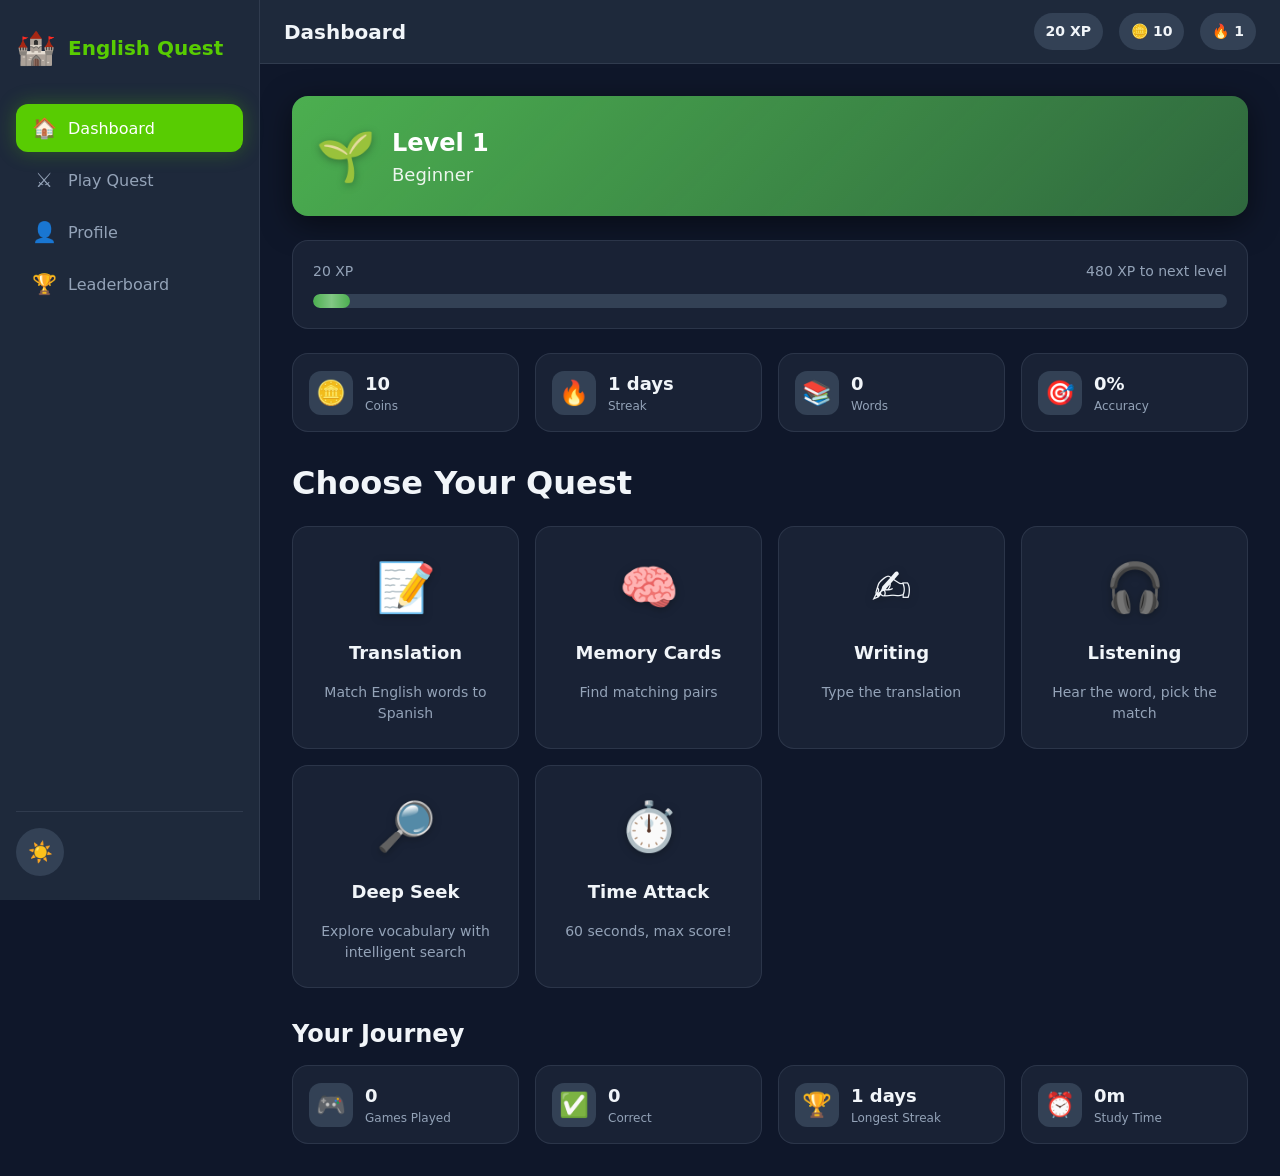
<file: src/index.html>
<!DOCTYPE html>
<html lang="en" data-theme="dark">
<head>
  <meta charset="UTF-8">
  <meta name="viewport" content="width=device-width, initial-scale=1.0">
  <meta name="description" content="English Quest — Learn English through gamified RPG quests. Translation, Memory, Writing, Listening & Time Attack modes.">
  <meta name="theme-color" content="#0F172A">
  <meta name="color-scheme" content="dark light">

  <title>English Quest — RPG Language Learning</title>

  <!-- Favicon (emoji-based) -->
  <link rel="icon" href="data:image/svg+xml,<svg xmlns='http://www.w3.org/2000/svg' viewBox='0 0 100 100'><text y='.9em' font-size='90'>🏰</text></svg>">

  <!-- Stylesheets -->
  <link rel="stylesheet" href="css/main.css">
  <link rel="stylesheet" href="css/components.css">
  <link rel="stylesheet" href="css/animations.css">
  <link rel="stylesheet" href="css/themes.css">

  <!-- Preload critical assets -->
  <link rel="preload" href="js/app.js" as="script">
</head>
<body>
  <!-- ═══════════════════════════════════════
       APP SHELL
       ═══════════════════════════════════════ -->
  <div class="app">

    <!-- ─── Mobile Menu Button ─── -->
    <button class="mobile-menu-btn" aria-label="Toggle menu" style="position: fixed; top: 12px; left: 12px; z-index: 150;">
      ☰
    </button>

    <!-- ─── Sidebar Navigation ─── -->
    <aside class="app__sidebar" role="navigation" aria-label="Main navigation">
      <nav class="sidebar">
        <a class="sidebar__logo" href="#" data-page="home">
          <span class="sidebar__logo-icon">🏰</span>
          <span>English Quest</span>
        </a>

        <div class="sidebar__nav">
          <button class="sidebar__link sidebar__link--active" data-page="home">
            <span class="sidebar__link-icon">🏠</span>
            <span>Dashboard</span>
          </button>
          <button class="sidebar__link" data-page="game">
            <span class="sidebar__link-icon">⚔️</span>
            <span>Play Quest</span>
          </button>
          <button class="sidebar__link" data-page="profile">
            <span class="sidebar__link-icon">👤</span>
            <span>Profile</span>
          </button>
          <button class="sidebar__link" data-page="leaderboard">
            <span class="sidebar__link-icon">🏆</span>
            <span>Leaderboard</span>
          </button>
        </div>

        <div class="sidebar__footer">
          <button class="theme-toggle" aria-label="Toggle theme" title="Toggle light/dark mode">
            ☀️
          </button>
        </div>
      </nav>
    </aside>

    <!-- ─── Main Content Area ─── -->
    <main class="app__main">
      <!-- Header -->
      <header class="app__header">
        <div class="header">
          <div class="header__left">
            <h1 class="header__title">Dashboard</h1>
          </div>
          <div class="header__right">
            <div class="header__stat header-xp" aria-label="Experience points">0 XP</div>
            <div class="header__stat header-coins" aria-label="Coins">🪙 0</div>
            <div class="header__stat header-streak" aria-label="Daily streak">🔥 0</div>
          </div>
        </div>
      </header>

      <!-- Dynamic Content -->
      <div class="app__content" role="main">
        <!-- Loading state -->
        <div class="text-center p-8" style="padding-top: var(--space-20);">
          <div class="animate-spin" style="font-size: 3rem; display: inline-block;">⚔️</div>
          <p class="text-muted mt-4">Loading your adventure...</p>
        </div>
      </div>
    </main>

  </div> <!-- /app -->

  <!-- ═══════════════════════════════════════
       APPLICATION SCRIPT (ES Module)
       ═══════════════════════════════════════ -->
  <script type="module" src="js/app.js"></script>

  <!-- Noscript fallback -->
  <noscript>
    <div style="padding: 2rem; text-align: center; font-family: system-ui;">
      <h1>🏰 English Quest</h1>
      <p>JavaScript is required to play. Please enable JavaScript in your browser settings.</p>
    </div>
  </noscript>
</body>
</html>
</file>
<file: src/css/main.css>
/* ═══════════════════════════════════════════════════════════════════
   ENGLISH QUEST — Main CSS
   Design tokens, reset, layout, typography, and utility classes.
   Inspired by: Duolingo × Memrise × Modern RPG games
   ═══════════════════════════════════════════════════════════════════ */

/* ─── Design Tokens (CSS Custom Properties) ─── */
:root {
  /* Colors */
  --color-primary:        #58CC02;
  --color-primary-dark:   #46A302;
  --color-primary-light:  #7BE03A;
  --color-secondary:      #1CB0F6;
  --color-secondary-dark: #1899D6;
  --color-accent:         #FF9600;
  --color-accent-dark:    #E08600;
  --color-danger:         #FF4B4B;
  --color-success:        #58CC02;
  --color-warning:        #FFC800;
  --color-info:           #1CB0F6;

  /* XP & Coins */
  --color-xp:             #FFD700;
  --color-coins:          #FFC107;
  --color-streak:         #FF6B35;

  /* Level colors */
  --level-1: #4CAF50;
  --level-2: #2196F3;
  --level-3: #FF9800;
  --level-4: #9C27B0;
  --level-5: #F44336;
  --level-6: #FFD700;

  /* Background & Surface (Dark theme — default) */
  --bg-primary:           #0F172A;
  --bg-secondary:         #1E293B;
  --bg-tertiary:          #334155;
  --bg-card:              rgba(30, 41, 59, 0.7);
  --bg-card-hover:        rgba(51, 65, 85, 0.7);
  --bg-glass:             rgba(15, 23, 42, 0.6);
  --bg-overlay:           rgba(0, 0, 0, 0.6);

  /* Text */
  --text-primary:         #F1F5F9;
  --text-secondary:       #94A3B8;
  --text-tertiary:        #64748B;
  --text-inverse:         #0F172A;

  /* Borders */
  --border-color:         rgba(148, 163, 184, 0.15);
  --border-color-strong:  rgba(148, 163, 184, 0.3);

  /* Shadows */
  --shadow-sm:            0 1px 3px rgba(0, 0, 0, 0.3);
  --shadow-md:            0 4px 12px rgba(0, 0, 0, 0.4);
  --shadow-lg:            0 8px 30px rgba(0, 0, 0, 0.5);
  --shadow-glow:          0 0 20px rgba(88, 204, 2, 0.3);
  --shadow-glow-blue:     0 0 20px rgba(28, 176, 246, 0.3);

  /* Glassmorphism */
  --glass-bg:             rgba(30, 41, 59, 0.4);
  --glass-border:         rgba(148, 163, 184, 0.15);
  --glass-blur:           16px;

  /* Typography */
  --font-family:          'Segoe UI', system-ui, -apple-system, sans-serif;
  --font-family-mono:     'Fira Code', 'Cascadia Code', monospace;
  --font-size-xs:         0.75rem;
  --font-size-sm:         0.875rem;
  --font-size-base:       1rem;
  --font-size-lg:         1.125rem;
  --font-size-xl:         1.25rem;
  --font-size-2xl:        1.5rem;
  --font-size-3xl:        2rem;
  --font-size-4xl:        2.5rem;
  --font-weight-normal:   400;
  --font-weight-medium:   500;
  --font-weight-semibold: 600;
  --font-weight-bold:     700;
  --line-height-tight:    1.2;
  --line-height-normal:   1.5;
  --line-height-relaxed:  1.75;

  /* Spacing */
  --space-1:  0.25rem;
  --space-2:  0.5rem;
  --space-3:  0.75rem;
  --space-4:  1rem;
  --space-5:  1.25rem;
  --space-6:  1.5rem;
  --space-8:  2rem;
  --space-10: 2.5rem;
  --space-12: 3rem;
  --space-16: 4rem;
  --space-20: 5rem;

  /* Border Radius */
  --radius-sm:   0.375rem;
  --radius-md:   0.5rem;
  --radius-lg:   0.75rem;
  --radius-xl:   1rem;
  --radius-2xl:  1.5rem;
  --radius-full: 9999px;

  /* Layout */
  --sidebar-width:   260px;
  --header-height:   64px;
  --max-content:     1200px;
  --transition-fast: 150ms ease;
  --transition-base: 250ms ease;
  --transition-slow: 400ms ease;

  /* Neumorphism */
  --neu-shadow-dark:  4px 4px 8px rgba(0, 0, 0, 0.4), -2px -2px 6px rgba(148, 163, 184, 0.05);
  --neu-shadow-light: inset 2px 2px 4px rgba(0, 0, 0, 0.4), inset -1px -1px 3px rgba(148, 163, 184, 0.05);
}

/* ─── Light Theme ─── */
[data-theme="light"] {
  --bg-primary:           #F8FAFC;
  --bg-secondary:         #F1F5F9;
  --bg-tertiary:          #E2E8F0;
  --bg-card:              rgba(255, 255, 255, 0.8);
  --bg-card-hover:        rgba(241, 245, 249, 0.9);
  --bg-glass:             rgba(255, 255, 255, 0.5);
  --bg-overlay:           rgba(0, 0, 0, 0.4);
  --text-primary:         #0F172A;
  --text-secondary:       #475569;
  --text-tertiary:        #94A3B8;
  --text-inverse:         #F1F5F9;
  --border-color:         rgba(100, 116, 139, 0.15);
  --border-color-strong:  rgba(100, 116, 139, 0.25);
  --glass-bg:             rgba(255, 255, 255, 0.5);
  --glass-border:         rgba(100, 116, 139, 0.15);
  --shadow-sm:            0 1px 3px rgba(0, 0, 0, 0.08);
  --shadow-md:            0 4px 12px rgba(0, 0, 0, 0.1);
  --shadow-lg:            0 8px 30px rgba(0, 0, 0, 0.12);
  --shadow-glow:          0 0 20px rgba(88, 204, 2, 0.15);
  --neu-shadow-dark:      4px 4px 8px rgba(0, 0, 0, 0.08), -2px -2px 6px rgba(255, 255, 255, 0.8);
  --neu-shadow-light:     inset 2px 2px 4px rgba(0, 0, 0, 0.06), inset -1px -1px 3px rgba(255, 255, 255, 0.8);
}

/* ─── Reset ─── */
*, *::before, *::after {
  box-sizing: border-box;
  margin: 0;
  padding: 0;
}

html {
  font-size: 16px;
  -webkit-text-size-adjust: 100%;
  scroll-behavior: smooth;
}

body {
  font-family: var(--font-family);
  font-size: var(--font-size-base);
  line-height: var(--line-height-normal);
  color: var(--text-primary);
  background: var(--bg-primary);
  min-height: 100vh;
  overflow-x: hidden;
  -webkit-font-smoothing: antialiased;
  -moz-osx-font-smoothing: grayscale;
}

/* ─── Typography ─── */
h1, h2, h3, h4, h5, h6 {
  font-weight: var(--font-weight-bold);
  line-height: var(--line-height-tight);
  color: var(--text-primary);
}

h1 { font-size: var(--font-size-4xl); }
h2 { font-size: var(--font-size-3xl); }
h3 { font-size: var(--font-size-2xl); }
h4 { font-size: var(--font-size-xl); }

a {
  color: var(--color-secondary);
  text-decoration: none;
  transition: color var(--transition-fast);
}
a:hover { color: var(--color-secondary-dark); }
a:focus-visible { outline: 2px solid var(--color-primary); outline-offset: 2px; }

/* ─── Focus Styles (WCAG AA) ─── */
:focus-visible {
  outline: 2px solid var(--color-primary);
  outline-offset: 2px;
}

/* ─── Scrollbar ─── */
::-webkit-scrollbar {
  width: 8px;
  height: 8px;
}
::-webkit-scrollbar-track {
  background: var(--bg-secondary);
}
::-webkit-scrollbar-thumb {
  background: var(--bg-tertiary);
  border-radius: var(--radius-full);
}
::-webkit-scrollbar-thumb:hover {
  background: var(--text-tertiary);
}

/* ─── Selection ─── */
::selection {
  background: var(--color-primary);
  color: var(--text-inverse);
}

/* ─── App Layout ─── */
.app {
  display: flex;
  min-height: 100vh;
}

.app__sidebar {
  width: var(--sidebar-width);
  background: var(--bg-secondary);
  border-right: 1px solid var(--border-color);
  display: flex;
  flex-direction: column;
  position: fixed;
  top: 0;
  left: 0;
  bottom: 0;
  z-index: 100;
  backdrop-filter: blur(var(--glass-blur));
  -webkit-backdrop-filter: blur(var(--glass-blur));
}

.app__main {
  flex: 1;
  margin-left: var(--sidebar-width);
  min-height: 100vh;
  display: flex;
  flex-direction: column;
}

.app__header {
  height: var(--header-height);
  background: var(--bg-secondary);
  border-bottom: 1px solid var(--border-color);
  display: flex;
  align-items: center;
  padding: 0 var(--space-6);
  position: sticky;
  top: 0;
  z-index: 50;
  backdrop-filter: blur(var(--glass-blur));
  -webkit-backdrop-filter: blur(var(--glass-blur));
}

.app__content {
  flex: 1;
  padding: var(--space-8);
  max-width: var(--max-content);
  width: 100%;
  margin: 0 auto;
}

/* ─── Glass Card ─── */
.glass-card {
  background: var(--glass-bg);
  border: 1px solid var(--glass-border);
  border-radius: var(--radius-xl);
  backdrop-filter: blur(var(--glass-blur));
  -webkit-backdrop-filter: blur(var(--glass-blur));
  box-shadow: var(--shadow-md);
  padding: var(--space-6);
}

/* ─── Neumorphic elements ─── */
.neu-raised {
  border-radius: var(--radius-lg);
  background: var(--bg-secondary);
  box-shadow: var(--neu-shadow-dark);
}

.neu-pressed {
  border-radius: var(--radius-lg);
  background: var(--bg-secondary);
  box-shadow: var(--neu-shadow-light);
}

/* ─── Buttons ─── */
.btn {
  display: inline-flex;
  align-items: center;
  justify-content: center;
  gap: var(--space-2);
  padding: var(--space-3) var(--space-6);
  font-family: var(--font-family);
  font-size: var(--font-size-base);
  font-weight: var(--font-weight-semibold);
  line-height: 1;
  border: none;
  border-radius: var(--radius-lg);
  cursor: pointer;
  transition: all var(--transition-fast);
  user-select: none;
  white-space: nowrap;
  text-transform: uppercase;
  letter-spacing: 0.5px;
}

.btn:active {
  transform: scale(0.97);
}

.btn--primary {
  background: var(--color-primary);
  color: #fff;
  box-shadow: 0 4px 0 var(--color-primary-dark), var(--shadow-sm);
}
.btn--primary:hover {
  background: var(--color-primary-light);
  box-shadow: 0 4px 0 var(--color-primary-dark), var(--shadow-md);
}
.btn--primary:active {
  transform: translateY(2px) scale(0.98);
  box-shadow: 0 2px 0 var(--color-primary-dark);
}

.btn--secondary {
  background: var(--bg-tertiary);
  color: var(--text-primary);
  border: 2px solid var(--border-color-strong);
}
.btn--secondary:hover {
  background: var(--bg-card);
  border-color: var(--text-tertiary);
}

.btn--accent {
  background: var(--color-accent);
  color: #fff;
  box-shadow: 0 4px 0 var(--color-accent-dark), var(--shadow-sm);
}
.btn--accent:hover { filter: brightness(1.1); }

.btn--ghost {
  background: transparent;
  color: var(--text-secondary);
  border: 1px solid transparent;
}
.btn--ghost:hover {
  background: var(--bg-tertiary);
  color: var(--text-primary);
}

.btn--sm { padding: var(--space-2) var(--space-4); font-size: var(--font-size-sm); }
.btn--lg { padding: var(--space-4) var(--space-8); font-size: var(--font-size-lg); }
.btn--block { width: 100%; }

.btn:disabled, .btn--disabled {
  opacity: 0.5;
  cursor: not-allowed;
  pointer-events: none;
}

/* ─── Utility Classes ─── */
.text-center  { text-align: center; }
.text-right   { text-align: right; }
.text-muted   { color: var(--text-secondary); }
.text-accent   { color: var(--color-accent); }
.text-success { color: var(--color-success); }
.text-danger  { color: var(--color-danger); }
.text-xs  { font-size: var(--font-size-xs); }
.text-sm  { font-size: var(--font-size-sm); }
.text-lg  { font-size: var(--font-size-lg); }
.text-xl  { font-size: var(--font-size-xl); }
.text-2xl { font-size: var(--font-size-2xl); }
.text-3xl { font-size: var(--font-size-3xl); }
.font-bold     { font-weight: var(--font-weight-bold); }
.font-semibold { font-weight: var(--font-weight-semibold); }

.flex       { display: flex; }
.flex-col   { flex-direction: column; }
.flex-wrap  { flex-wrap: wrap; }
.items-center { align-items: center; }
.justify-center { justify-content: center; }
.justify-between { justify-content: space-between; }
.gap-1 { gap: var(--space-1); }
.gap-2 { gap: var(--space-2); }
.gap-3 { gap: var(--space-3); }
.gap-4 { gap: var(--space-4); }
.gap-6 { gap: var(--space-6); }

.mt-2 { margin-top: var(--space-2); }
.mt-4 { margin-top: var(--space-4); }
.mt-6 { margin-top: var(--space-6); }
.mt-8 { margin-top: var(--space-8); }
.mb-4 { margin-bottom: var(--space-4); }
.mb-6 { margin-bottom: var(--space-6); }
.mb-8 { margin-bottom: var(--space-8); }
.p-4 { padding: var(--space-4); }
.p-6 { padding: var(--space-6); }

.hidden       { display: none !important; }
.sr-only      {
  position: absolute; width: 1px; height: 1px;
  padding: 0; margin: -1px; overflow: hidden;
  clip: rect(0,0,0,0); white-space: nowrap; border: 0;
}

/* Reduce motion */
@media (prefers-reduced-motion: reduce) {
  *, *::before, *::after {
    animation-duration: 0.01ms !important;
    animation-iteration-count: 1 !important;
    transition-duration: 0.01ms !important;
    scroll-behavior: auto !important;
  }
}

/* ─── Responsive ─── */
@media (max-width: 1024px) {
  :root { --sidebar-width: 220px; }
  .app__content { padding: var(--space-6); }
}

@media (max-width: 768px) {
  :root { --sidebar-width: 0px; }
  .app__sidebar {
    transform: translateX(-100%);
    transition: transform var(--transition-base);
  }
  .app__sidebar--open {
    transform: translateX(0);
    width: 280px;
  }
  .app__main { margin-left: 0; }
  .app__header { padding: 0 var(--space-4); }
  .app__content { padding: var(--space-4); }
  .mobile-menu-btn { display: flex !important; }
}

.mobile-menu-btn {
  display: none;
  background: none;
  border: none;
  color: var(--text-primary);
  font-size: 1.5rem;
  cursor: pointer;
  padding: var(--space-2);
}
</file>
<file: src/css/components.css>
/* ═══════════════════════════════════════════════
   ENGLISH QUEST — Components CSS
   Dashboard, sidebar, cards, progress bar, game UI
   ═══════════════════════════════════════════════ */

/* ─── Sidebar ─── */
.sidebar {
  padding: var(--space-6) var(--space-4);
  display: flex;
  flex-direction: column;
  height: 100%;
}

.sidebar__logo {
  display: flex;
  align-items: center;
  gap: var(--space-3);
  margin-bottom: var(--space-8);
  font-size: var(--font-size-xl);
  font-weight: var(--font-weight-bold);
  color: var(--color-primary);
  text-decoration: none;
}

.sidebar__logo-icon {
  font-size: 2rem;
}

.sidebar__nav {
  display: flex;
  flex-direction: column;
  gap: var(--space-1);
  flex: 1;
}

.sidebar__link {
  display: flex;
  align-items: center;
  gap: var(--space-3);
  padding: var(--space-3) var(--space-4);
  border-radius: var(--radius-lg);
  color: var(--text-secondary);
  font-weight: var(--font-weight-medium);
  transition: all var(--transition-fast);
  cursor: pointer;
  border: none;
  background: none;
  font-family: var(--font-family);
  font-size: var(--font-size-base);
  text-align: left;
  width: 100%;
}

.sidebar__link:hover {
  background: var(--bg-tertiary);
  color: var(--text-primary);
}

.sidebar__link--active {
  background: var(--color-primary);
  color: #fff;
  box-shadow: var(--shadow-glow);
}
.sidebar__link--active:hover {
  background: var(--color-primary-dark);
  color: #fff;
}

.sidebar__link-icon {
  font-size: 1.25rem;
  width: 24px;
  text-align: center;
}

.sidebar__footer {
  border-top: 1px solid var(--border-color);
  padding-top: var(--space-4);
  margin-top: auto;
}

/* Theme toggle */
.theme-toggle {
  display: flex;
  align-items: center;
  justify-content: center;
  width: 48px;
  height: 48px;
  border-radius: var(--radius-full);
  background: var(--bg-tertiary);
  border: none;
  cursor: pointer;
  font-size: 1.25rem;
  transition: all var(--transition-fast);
  color: var(--text-primary);
}
.theme-toggle:hover { background: var(--bg-card); transform: rotate(15deg); }

/* ─── Header ─── */
.header {
  display: flex;
  align-items: center;
  justify-content: space-between;
  width: 100%;
}

.header__left {
  display: flex;
  align-items: center;
  gap: var(--space-4);
}

.header__title {
  font-size: var(--font-size-xl);
  font-weight: var(--font-weight-bold);
}

.header__right {
  display: flex;
  align-items: center;
  gap: var(--space-4);
}

.header__stat {
  display: flex;
  align-items: center;
  gap: var(--space-2);
  font-weight: var(--font-weight-semibold);
  font-size: var(--font-size-sm);
  padding: var(--space-2) var(--space-3);
  border-radius: var(--radius-full);
  background: var(--bg-tertiary);
}

/* ─── Dashboard Component ─── */
.dashboard {
  display: grid;
  grid-template-columns: 1fr;
  gap: var(--space-6);
  margin-bottom: var(--space-8);
}

.dashboard__level-badge {
  display: flex;
  align-items: center;
  gap: var(--space-4);
  padding: var(--space-6);
  border-radius: var(--radius-xl);
  color: #fff;
  box-shadow: var(--shadow-lg);
}

.dashboard__level-icon {
  font-size: 3rem;
  filter: drop-shadow(0 2px 4px rgba(0,0,0,0.3));
}

.dashboard__level-name {
  font-size: var(--font-size-2xl);
  font-weight: var(--font-weight-bold);
}

.dashboard__level-title {
  display: block;
  font-size: var(--font-size-lg);
  opacity: 0.9;
}

.dashboard__xp-section {
  background: var(--bg-card);
  border: 1px solid var(--border-color);
  border-radius: var(--radius-xl);
  padding: var(--space-5);
}

.dashboard__xp-header {
  display: flex;
  justify-content: space-between;
  margin-bottom: var(--space-3);
  font-size: var(--font-size-sm);
  color: var(--text-secondary);
}

.dashboard__xp-bar {
  height: 14px;
  background: var(--bg-tertiary);
  border-radius: var(--radius-full);
  overflow: hidden;
}

.dashboard__xp-fill {
  height: 100%;
  border-radius: var(--radius-full);
  transition: width 0.6s cubic-bezier(0.4, 0, 0.2, 1);
  position: relative;
  overflow: hidden;
}

.dashboard__xp-fill::after {
  content: '';
  position: absolute;
  inset: 0;
  background: linear-gradient(90deg, transparent, rgba(255,255,255,0.3), transparent);
  animation: shimmer 2s infinite;
}

.dashboard__stats {
  display: grid;
  grid-template-columns: repeat(4, 1fr);
  gap: var(--space-4);
}

.dashboard__stat {
  background: var(--bg-card);
  border: 1px solid var(--border-color);
  border-radius: var(--radius-xl);
  padding: var(--space-4);
  display: flex;
  align-items: center;
  gap: var(--space-3);
  transition: transform var(--transition-fast), box-shadow var(--transition-fast);
}
.dashboard__stat:hover {
  transform: translateY(-2px);
  box-shadow: var(--shadow-md);
}

.dashboard__stat-icon {
  font-size: 1.5rem;
  background: var(--bg-tertiary);
  width: 44px;
  height: 44px;
  display: flex;
  align-items: center;
  justify-content: center;
  border-radius: var(--radius-lg);
  flex-shrink: 0;
}

.dashboard__stat-info {
  display: flex;
  flex-direction: column;
}

.dashboard__stat-value {
  font-size: var(--font-size-lg);
  font-weight: var(--font-weight-bold);
}

.dashboard__stat-label {
  font-size: var(--font-size-xs);
  color: var(--text-secondary);
}

/* ─── Progress Bar ─── */
.progress-bar {
  width: 100%;
}
.progress-bar__header {
  display: flex;
  justify-content: space-between;
  margin-bottom: var(--space-2);
  font-size: var(--font-size-sm);
}
.progress-bar__label {
  color: var(--text-secondary);
  font-weight: var(--font-weight-medium);
}
.progress-bar__percent {
  color: var(--text-primary);
  font-weight: var(--font-weight-bold);
}
.progress-bar__track {
  background: var(--bg-tertiary);
  border-radius: var(--radius-full);
  overflow: hidden;
}
.progress-bar__fill {
  height: 100%;
  border-radius: var(--radius-full);
  transition: width 0.5s cubic-bezier(0.4, 0, 0.2, 1);
  min-width: 0;
}

/* ─── Modal ─── */
.modal-overlay {
  position: fixed;
  inset: 0;
  z-index: 200;
  display: flex;
  align-items: center;
  justify-content: center;
  background: var(--bg-overlay);
  backdrop-filter: blur(4px);
  -webkit-backdrop-filter: blur(4px);
  opacity: 0;
  visibility: hidden;
  transition: opacity var(--transition-base), visibility var(--transition-base);
}

.modal-overlay--open {
  opacity: 1;
  visibility: visible;
}

.modal-content {
  background: var(--bg-secondary);
  border: 1px solid var(--border-color-strong);
  border-radius: var(--radius-2xl);
  box-shadow: var(--shadow-lg);
  max-height: 90vh;
  overflow-y: auto;
  width: 90%;
  transform: translateY(20px);
  transition: transform var(--transition-base);
}

.modal-overlay--open .modal-content {
  transform: translateY(0);
}

.modal-content--sm { max-width: 400px; }
.modal-content--md { max-width: 560px; }
.modal-content--lg { max-width: 800px; }

.modal-header {
  display: flex;
  align-items: center;
  justify-content: space-between;
  padding: var(--space-5) var(--space-6);
  border-bottom: 1px solid var(--border-color);
}

.modal-title {
  font-size: var(--font-size-xl);
  font-weight: var(--font-weight-bold);
}

.modal-close {
  background: var(--bg-tertiary);
  border: none;
  color: var(--text-secondary);
  width: 36px;
  height: 36px;
  border-radius: var(--radius-full);
  cursor: pointer;
  font-size: var(--font-size-lg);
  display: flex;
  align-items: center;
  justify-content: center;
  transition: all var(--transition-fast);
}
.modal-close:hover {
  background: var(--color-danger);
  color: #fff;
}

.modal-body {
  padding: var(--space-6);
}

.modal-footer {
  padding: var(--space-4) var(--space-6);
  border-top: 1px solid var(--border-color);
  display: flex;
  justify-content: flex-end;
  gap: var(--space-3);
}

/* ─── Notifications / Toasts ─── */
.notification-container {
  position: fixed;
  bottom: var(--space-6);
  right: var(--space-6);
  z-index: 300;
  display: flex;
  flex-direction: column-reverse;
  gap: var(--space-3);
  pointer-events: none;
}

.notification {
  display: flex;
  align-items: center;
  gap: var(--space-3);
  background: var(--bg-secondary);
  border: 1px solid var(--border-color-strong);
  border-radius: var(--radius-lg);
  padding: var(--space-3) var(--space-4);
  box-shadow: var(--shadow-lg);
  min-width: 280px;
  max-width: 420px;
  pointer-events: all;
  transform: translateX(120%);
  opacity: 0;
  transition: transform var(--transition-base), opacity var(--transition-base);
}

.notification--visible {
  transform: translateX(0);
  opacity: 1;
}

.notification--hiding {
  transform: translateX(120%);
  opacity: 0;
}

.notification__content {
  display: flex;
  align-items: center;
  gap: var(--space-3);
  flex: 1;
}

.notification__icon {
  font-size: 1.25rem;
  flex-shrink: 0;
}

.notification__message {
  font-size: var(--font-size-sm);
  font-weight: var(--font-weight-medium);
}

.notification__dismiss {
  background: none;
  border: none;
  color: var(--text-tertiary);
  cursor: pointer;
  font-size: var(--font-size-sm);
  padding: var(--space-1);
  flex-shrink: 0;
}
.notification__dismiss:hover { color: var(--text-primary); }

.notification--achievement {
  background: linear-gradient(135deg, #4A1D96, #7C3AED);
  border-color: #8B5CF6;
  color: #fff;
}
.notification--achievement .notification__dismiss,
.notification--achievement .notification__message {
  color: #E2E8F0;
}

.notification--xp {
  background: linear-gradient(135deg, #92400E, #D97706);
  border-color: #F59E0B;
  color: #fff;
}
.notification--xp .notification__dismiss,
.notification--xp .notification__message {
  color: #FEF3C7;
}

.notification--error {
  border-color: var(--color-danger);
  border-left: 4px solid var(--color-danger);
}

/* ─── Game Cards ─── */
.game-card {
  background: var(--bg-card);
  border: 1px solid var(--border-color);
  border-radius: var(--radius-xl);
  padding: var(--space-6);
  display: flex;
  flex-direction: column;
  align-items: center;
  gap: var(--space-4);
  cursor: pointer;
  transition: all var(--transition-base);
  text-align: center;
}
.game-card:hover {
  transform: translateY(-4px);
  box-shadow: var(--shadow-lg);
  border-color: var(--color-primary);
}
.game-card__icon {
  font-size: 3rem;
  filter: drop-shadow(0 2px 4px rgba(0,0,0,0.3));
}
.game-card__title {
  font-size: var(--font-size-lg);
  font-weight: var(--font-weight-bold);
}
.game-card__desc {
  font-size: var(--font-size-sm);
  color: var(--text-secondary);
}

/* ─── Option Button (game answers) ─── */
.option-btn {
  display: flex;
  align-items: center;
  justify-content: center;
  width: 100%;
  padding: var(--space-4) var(--space-6);
  background: var(--bg-card);
  border: 2px solid var(--border-color);
  border-radius: var(--radius-lg);
  color: var(--text-primary);
  font-family: var(--font-family);
  font-size: var(--font-size-lg);
  font-weight: var(--font-weight-semibold);
  cursor: pointer;
  transition: all var(--transition-fast);
  user-select: none;
}

.option-btn:hover:not(.option-btn--disabled) {
  border-color: var(--color-secondary);
  background: var(--bg-card-hover);
  transform: scale(1.02);
}

.option-btn--correct {
  background: rgba(88, 204, 2, 0.2) !important;
  border-color: var(--color-primary) !important;
  color: var(--color-primary) !important;
}

.option-btn--incorrect {
  background: rgba(255, 75, 75, 0.2) !important;
  border-color: var(--color-danger) !important;
  color: var(--color-danger) !important;
}

.option-btn--disabled {
  pointer-events: none;
  opacity: 0.7;
}

/* ─── Leading Indicator ─── */
.leader {
  font-size: 2rem;
  font-weight: var(--font-weight-bold);
  display: flex;
  align-items: center;
  gap: var(--space-2);
}

/* ─── Memory Game ─── */
.memory-grid {
  display: grid;
  grid-template-columns: repeat(4, 1fr);
  gap: var(--space-3);
  max-width: 600px;
  margin: 0 auto;
}

.memory-card {
  aspect-ratio: 3 / 4;
  perspective: 800px;
  cursor: pointer;
}

.memory-card__inner {
  position: relative;
  width: 100%;
  height: 100%;
  transition: transform 0.5s cubic-bezier(0.4, 0, 0.2, 1);
  transform-style: preserve-3d;
}

.memory-card--flipped .memory-card__inner {
  transform: rotateY(180deg);
}

.memory-card__face {
  position: absolute;
  inset: 0;
  backface-visibility: hidden;
  border-radius: var(--radius-lg);
  display: flex;
  align-items: center;
  justify-content: center;
  font-size: var(--font-size-sm);
  font-weight: var(--font-weight-bold);
  padding: var(--space-2);
  text-align: center;
  word-break: break-word;
}

.memory-card__front {
  position: absolute;
  inset: 0;
  backface-visibility: hidden;
  border-radius: var(--radius-lg);
  display: flex;
  align-items: center;
  justify-content: center;
  background: var(--color-primary);
  color: #fff;
  font-size: 2rem;
  font-weight: var(--font-weight-bold);
}

.memory-card__back {
  position: absolute;
  inset: 0;
  backface-visibility: hidden;
  border-radius: var(--radius-lg);
  display: flex;
  align-items: center;
  justify-content: center;
  background: var(--bg-card);
  border: 2px solid var(--border-color-strong);
  color: var(--text-primary);
  transform: rotateY(180deg);
  font-size: var(--font-size-sm);
  font-weight: var(--font-weight-bold);
  padding: var(--space-2);
  text-align: center;
  word-break: break-word;
}

.memory-card--matched .memory-card__back {
  border-color: var(--color-primary);
  background: rgba(88, 204, 2, 0.15);
}

/* Memory card grid */
.memory-grid {
  display: grid;
  grid-template-columns: repeat(auto-fill, minmax(100px, 1fr));
  gap: var(--space-3);
  max-width: 500px;
  margin: 0 auto;
}

.memory-card__back--en {
  background: linear-gradient(135deg, var(--bg-card), rgba(28, 176, 246, 0.1));
  border-color: #1CB0F6;
}

.memory-card__back--es {
  background: linear-gradient(135deg, var(--bg-card), rgba(255, 150, 0, 0.1));
  border-color: #FF9600;
}

/* ─── Writing Mode Input ─── */
.writing-input {
  width: 100%;
  padding: var(--space-4) var(--space-5);
  font-size: var(--font-size-xl);
  font-family: var(--font-family);
  background: var(--bg-card);
  border: 2px solid var(--border-color-strong);
  border-radius: var(--radius-lg);
  color: var(--text-primary);
  outline: none;
  transition: border-color var(--transition-fast);
  text-align: center;
}
.writing-input:focus {
  border-color: var(--color-primary);
  box-shadow: var(--shadow-glow);
}

/* ─── Time Attack Timer ─── */
.timer {
  display: flex;
  align-items: center;
  gap: var(--space-2);
  font-size: var(--font-size-3xl);
  font-weight: var(--font-weight-bold);
  font-family: var(--font-family-mono);
}
.timer--urgent {
  color: var(--color-danger);
  animation: pulse-danger 0.5s infinite;
}

/* ─── Achievement Card ─── */
.achievement-card {
  display: flex;
  align-items: center;
  gap: var(--space-4);
  padding: var(--space-4);
  background: var(--bg-card);
  border: 1px solid var(--border-color);
  border-radius: var(--radius-lg);
  transition: all var(--transition-fast);
}
.achievement-card--unlocked {
  border-color: var(--color-primary);
  background: rgba(88, 204, 2, 0.05);
}
.achievement-card--locked {
  opacity: 0.5;
}
.achievement-card__icon {
  font-size: 2rem;
  width: 52px;
  height: 52px;
  display: flex;
  align-items: center;
  justify-content: center;
  background: var(--bg-tertiary);
  border-radius: var(--radius-lg);
  flex-shrink: 0;
}
.achievement-card--unlocked .achievement-card__icon {
  background: linear-gradient(135deg, var(--color-primary-dark), var(--color-primary));
}
.achievement-card__name {
  font-weight: var(--font-weight-bold);
}
.achievement-card__desc {
  font-size: var(--font-size-sm);
  color: var(--text-secondary);
}

/* ─── Stats Canvas Container ─── */
.stats-chart {
  background: var(--bg-card);
  border: 1px solid var(--border-color);
  border-radius: var(--radius-xl);
  padding: var(--space-6);
}
.stats-chart canvas {
  width: 100%;
  max-width: 100%;
}

/* ─── Leaderboard ─── */
.leaderboard {
  background: var(--bg-card);
  border: 1px solid var(--border-color);
  border-radius: var(--radius-xl);
  overflow: hidden;
}

.leaderboard__header {
  display: grid;
  grid-template-columns: 60px 1fr 120px 100px;
  padding: var(--space-3) var(--space-4);
  background: var(--bg-tertiary);
  font-size: var(--font-size-xs);
  font-weight: var(--font-weight-bold);
  color: var(--text-secondary);
  text-transform: uppercase;
  letter-spacing: 0.5px;
}

.leaderboard__row {
  display: grid;
  grid-template-columns: 60px 1fr 120px 100px;
  padding: var(--space-3) var(--space-4);
  border-bottom: 1px solid var(--border-color);
  align-items: center;
  transition: background var(--transition-fast);
}
.leaderboard__row:hover { background: var(--bg-card-hover); }
.leaderboard__row--highlight {
  background: rgba(88, 204, 2, 0.1);
  border-left: 3px solid var(--color-primary);
}

.leaderboard__rank {
  font-weight: var(--font-weight-bold);
  font-size: var(--font-size-lg);
}
.leaderboard__rank--gold   { color: #FFD700; }
.leaderboard__rank--silver  { color: #C0C0C0; }
.leaderboard__rank--bronze  { color: #CD7F32; }

/* ─── Profile ─── */
.profile-section {
  background: var(--bg-card);
  border: 1px solid var(--border-color);
  border-radius: var(--radius-xl);
  padding: var(--space-6);
  margin-bottom: var(--space-6);
}

.profile-section__title {
  font-size: var(--font-size-lg);
  font-weight: var(--font-weight-bold);
  margin-bottom: var(--space-4);
  display: flex;
  align-items: center;
  gap: var(--space-2);
}

/* ─── Responsive overrides ─── */
@media (max-width: 768px) {
  .dashboard__stats {
    grid-template-columns: repeat(2, 1fr);
  }
  .memory-grid {
    grid-template-columns: repeat(3, 1fr);
  }
  .notification-container {
    left: var(--space-4);
    right: var(--space-4);
    bottom: var(--space-4);
  }
  .notification {
    min-width: 0;
    max-width: 100%;
  }
  .leaderboard__header,
  .leaderboard__row {
    grid-template-columns: 40px 1fr 80px;
  }
  .leaderboard__header > *:last-child,
  .leaderboard__row > *:last-child {
    display: none;
  }
}

@media (max-width: 480px) {
  .dashboard__stats {
    grid-template-columns: 1fr 1fr;
  }
  .memory-grid {
    grid-template-columns: repeat(2, 1fr);
  }
}
</file>
<file: src/css/animations.css>
/* ═══════════════════════════════════════════════
   ENGLISH QUEST — Animations
   Keyframe animations, transitions, and micro-interactions
   ═══════════════════════════════════════════════ */

/* ─── Fade In ─── */
@keyframes fadeIn {
  from { opacity: 0; }
  to   { opacity: 1; }
}

@keyframes fadeInUp {
  from { opacity: 0; transform: translateY(20px); }
  to   { opacity: 1; transform: translateY(0); }
}

@keyframes fadeInDown {
  from { opacity: 0; transform: translateY(-20px); }
  to   { opacity: 1; transform: translateY(0); }
}

@keyframes fadeInScale {
  from { opacity: 0; transform: scale(0.9); }
  to   { opacity: 1; transform: scale(1); }
}

/* ─── Slide In ─── */
@keyframes slideInLeft {
  from { opacity: 0; transform: translateX(-30px); }
  to   { opacity: 1; transform: translateX(0); }
}

@keyframes slideInRight {
  from { opacity: 0; transform: translateX(30px); }
  to   { opacity: 1; transform: translateX(0); }
}

/* ─── Bounce ─── */
@keyframes bounceIn {
  0%   { opacity: 0; transform: scale(0.3); }
  50%  { opacity: 1; transform: scale(1.05); }
  70%  { transform: scale(0.95); }
  100% { transform: scale(1); }
}

/* ─── Pulse ─── */
@keyframes pulse {
  0%, 100% { transform: scale(1); }
  50%      { transform: scale(1.05); }
}

@keyframes pulse-danger {
  0%, 100% { opacity: 1; }
  50%      { opacity: 0.5; }
}

@keyframes pulse-glow {
  0%, 100% { box-shadow: 0 0 5px var(--color-primary); }
  50%      { box-shadow: 0 0 20px var(--color-primary), 0 0 40px var(--color-primary); }
}

/* ─── Shimmer (loading / XP bar) ─── */
@keyframes shimmer {
  0%   { transform: translateX(-100%); }
  100% { transform: translateX(100%); }
}

/* ─── Spin ─── */
@keyframes spin {
  from { transform: rotate(0deg); }
  to   { transform: rotate(360deg); }
}

/* ─── Shake (error feedback) ─── */
@keyframes shake {
  0%, 100% { transform: translateX(0); }
  10%, 90% { transform: translateX(-4px); }
  30%, 70% { transform: translateX(4px); }
  50%      { transform: translateX(-2px); }
}

/* ─── Float ─── */
@keyframes float {
  0%, 100% { transform: translateY(0); }
  50%      { transform: translateY(-8px); }
}

/* ─── Confetti-like sparkle ─── */
@keyframes sparkle {
  0%   { opacity: 0; transform: scale(0) rotate(0deg); }
  50%  { opacity: 1; }
  100% { opacity: 0; transform: scale(1.5) rotate(180deg); }
}

/* ─── Streak Fire ─── */
@keyframes fire {
  0%, 100% { filter: drop-shadow(0 0 2px #FF6B35); }
  50%      { filter: drop-shadow(0 0 8px #FF6B35) drop-shadow(0 0 16px #FF4500); }
}

/* ─── Level Up Celebration ─── */
@keyframes levelUpBurst {
  0%   { transform: scale(0); opacity: 0; }
  50%  { opacity: 1; }
  100% { transform: scale(3); opacity: 0; }
}

/* ─── Card Flip (Memory Game) ─── */
@keyframes cardFlipIn {
  from { transform: rotateY(90deg); opacity: 0; }
  to   { transform: rotateY(0deg); opacity: 1; }
}

/* ─── Progress Bar Pulse ─── */
@keyframes progressPulse {
  0%, 100% { opacity: 1; }
  50%      { opacity: 0.7; }
}

/* ─── Utility Animation Classes ─── */
.animate-fade-in       { animation: fadeIn 0.3s ease forwards; }
.animate-fade-in-up    { animation: fadeInUp 0.4s ease forwards; }
.animate-fade-in-down  { animation: fadeInDown 0.4s ease forwards; }
.animate-fade-in-scale { animation: fadeInScale 0.3s ease forwards; }
.animate-slide-left    { animation: slideInLeft 0.4s ease forwards; }
.animate-slide-right   { animation: slideInRight 0.4s ease forwards; }
.animate-bounce-in     { animation: bounceIn 0.5s ease forwards; }
.animate-pulse         { animation: pulse 2s ease-in-out infinite; }
.animate-shake         { animation: shake 0.5s ease; }
.animate-float         { animation: float 3s ease-in-out infinite; }
.animate-spin          { animation: spin 1s linear infinite; }
.animate-sparkle       { animation: sparkle 0.6s ease-out forwards; }
.animate-fire          { animation: fire 1s ease-in-out infinite; }

/* ─── Stagger children animations ─── */
.stagger-children > * {
  opacity: 0;
  animation: fadeInUp 0.4s ease forwards;
}

.stagger-children > *:nth-child(1)  { animation-delay: 0.05s; }
.stagger-children > *:nth-child(2)  { animation-delay: 0.1s; }
.stagger-children > *:nth-child(3)  { animation-delay: 0.15s; }
.stagger-children > *:nth-child(4)  { animation-delay: 0.2s; }
.stagger-children > *:nth-child(5)  { animation-delay: 0.25s; }
.stagger-children > *:nth-child(6)  { animation-delay: 0.3s; }
.stagger-children > *:nth-child(7)  { animation-delay: 0.35s; }
.stagger-children > *:nth-child(8)  { animation-delay: 0.4s; }
.stagger-children > *:nth-child(9)  { animation-delay: 0.45s; }
.stagger-children > *:nth-child(10) { animation-delay: 0.5s; }

/* ─── Page Transition ─── */
.page-enter {
  animation: fadeInUp 0.35s ease forwards;
}

.page-exit {
  animation: fadeIn 0.2s ease reverse forwards;
}

/* ─── XP Pop Animation ─── */
@keyframes xpPop {
  0%   { opacity: 1; transform: translateY(0) scale(1); }
  50%  { opacity: 1; transform: translateY(-15px) scale(1.3); }
  100% { opacity: 0; transform: translateY(-30px) scale(0.8); }
}

.xp-pop {
  position: absolute;
  font-weight: var(--font-weight-bold);
  color: var(--color-xp);
  pointer-events: none;
  animation: xpPop 1s ease-out forwards;
  font-size: var(--font-size-lg);
}
</file>
<file: src/css/themes.css>
/* ═══════════════════════════════════════════════
   ENGLISH QUEST — Themes CSS
   Dark/Light theme and high contrast mode
   ═══════════════════════════════════════════════ */

/* ─── High Contrast Mode (WCAG AAA) ─── */
[data-high-contrast="true"] {
  --bg-primary:           #000000;
  --bg-secondary:         #111111;
  --bg-tertiary:          #222222;
  --bg-card:              #111111;
  --bg-card-hover:        #222222;
  --bg-glass:             #000000;
  --text-primary:         #FFFFFF;
  --text-secondary:       #DDDDDD;
  --text-tertiary:        #BBBBBB;
  --border-color:         #444444;
  --border-color-strong:  #666666;
  --color-primary:        #00FF00;
  --color-primary-dark:   #00CC00;
  --color-secondary:      #00BFFF;
  --color-accent:         #FFA500;
  --color-danger:         #FF4444;
}

[data-high-contrast="true"] .glass-card {
  background: var(--bg-secondary);
  border: 2px solid var(--border-color-strong);
  backdrop-filter: none;
  -webkit-backdrop-filter: none;
}

[data-high-contrast="true"] .option-btn,
[data-high-contrast="true"] .btn--secondary {
  border: 2px solid var(--border-color-strong);
}

[data-high-contrast="true"] :focus-visible {
  outline: 3px solid var(--color-primary);
  outline-offset: 3px;
}

/* ─── Reduced Motion Override ─── */
[data-reduce-motion="true"] *,
[data-reduce-motion="true"] *::before,
[data-reduce-motion="true"] *::after {
  animation-duration: 0.01ms !important;
  animation-iteration-count: 1 !important;
  transition-duration: 0.01ms !important;
  scroll-behavior: auto !important;
}

/* ─── Font Size Scaling ─── */
[data-font-scale="small"]  { --font-scale: 0.9; }
[data-font-scale="medium"] { --font-scale: 1.0; }
[data-font-scale="large"]  { --font-scale: 1.15; }
[data-font-scale="xlarge"] { --font-scale: 1.3; }

[data-font-scale] body {
  font-size: calc(var(--font-size-base) * var(--font-scale));
}
</file>
